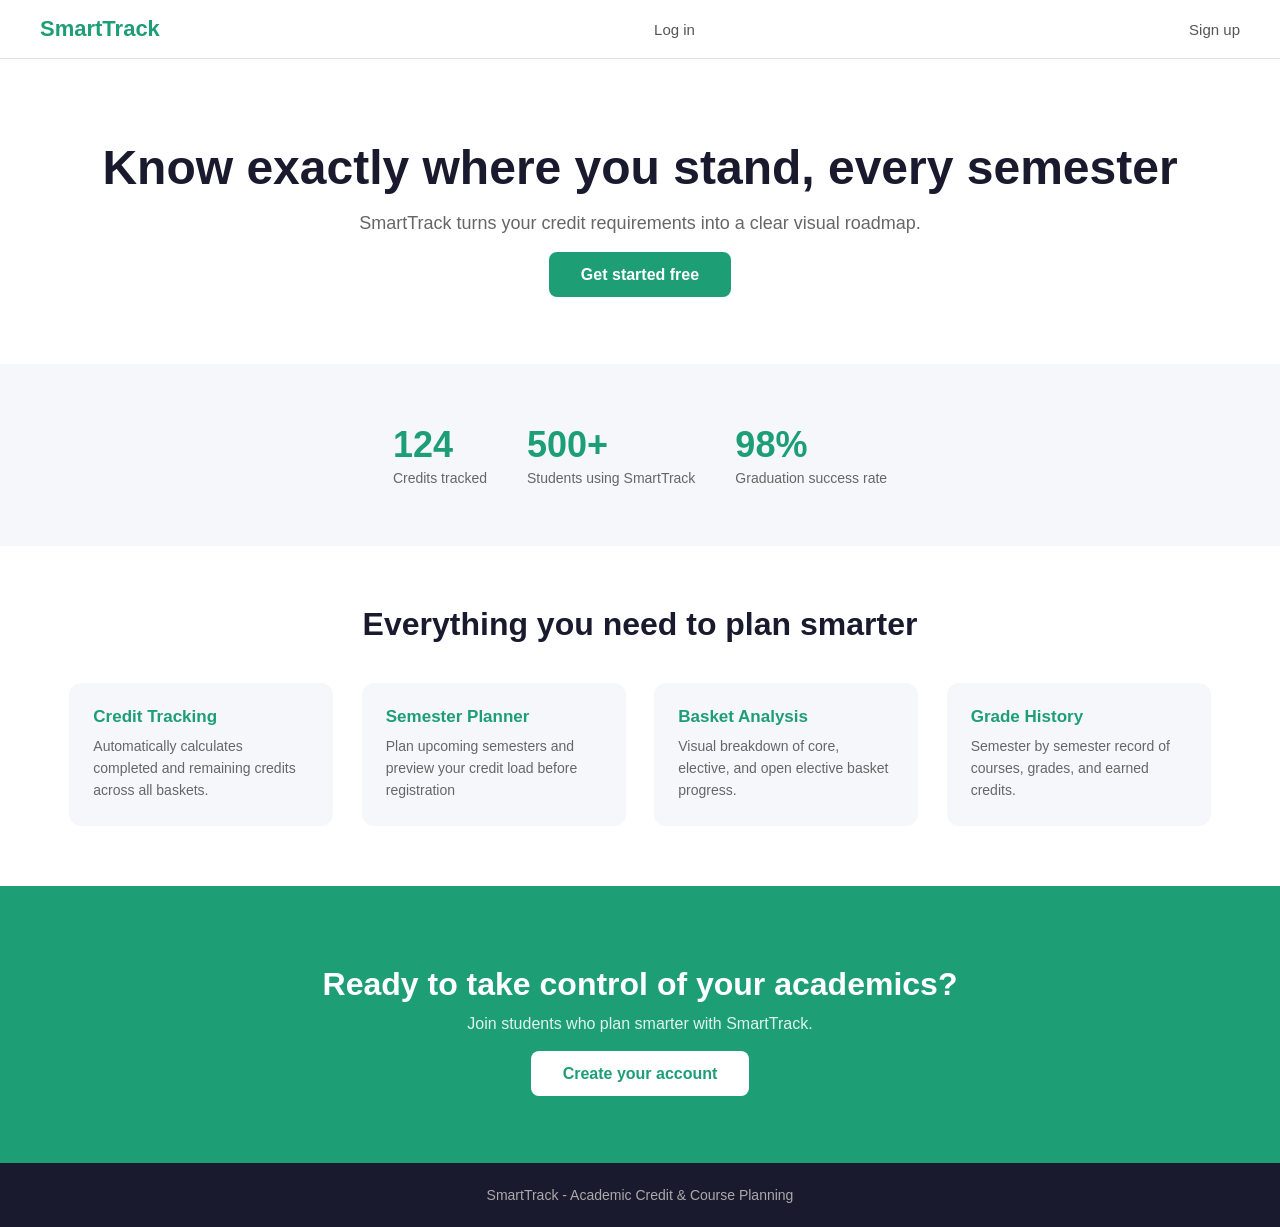
<file: index.html>
<!DOCTYPE html>
<html lang="en">
    <head>
        <meta charset="UTF-8">
        <meta name="viewport" content="width=device-width, initial-scale=1.0">
        <title>SmartTrack</title>
        <link rel="stylesheet" href="styles/main.css">
    </head>
    <body>
        <header>
            <nav>
                <span>SmartTrack</span>
                <a href="login.html">Log in</a>
                <a href="signup.html">Sign up</a>
            </nav>
        </header>
        <main>
         <section class="hero-section">
               <h1>Know exactly where you stand, every semester</h1>
               <p>SmartTrack turns your credit requirements into a clear visual roadmap.</p>
               <a href="login.html">Get started free</a>
         </section>
         <section class="landing-stats">
            <div>
                <h2>124</h2>
                <p>Credits tracked</p>
            </div>
            <div>
                <h2>500+</h2>
                <p>Students using SmartTrack</p>
            </div>
            <div>
                <h2>98%</h2>
                <p>Graduation success rate</p>
            </div>
         </section>

        <!-- Features Section-->
         <section class="features-section">
            <h2>Everything you need to plan smarter</h2>
            <div>
                <h3>Credit Tracking</h3>
                <p>Automatically calculates completed and remaining credits across all baskets.</p>  
            </div>
            <div>
                <h3>Semester Planner</h3>
                <p>Plan upcoming semesters and preview your credit load before registration</p>
            </div>
            <div>
                <h3>Basket Analysis</h3>
                <p>Visual breakdown of core, elective, and open elective basket progress.</p>
            </div>
            <div>
                <h3>Grade History</h3>
                <p>Semester by semester record of courses, grades, and earned credits.</p>
            </div>
         </section>
         <!-- CTA Section-->
         <section class="cta-section">
            <h2>Ready to take control of your academics?</h2>
            <p>Join students who plan smarter with SmartTrack.</p>
            <a href="login.html">Create your account</a>
         </section>
        </main>
        <footer>
            <p>SmartTrack - Academic Credit & Course Planning</p>
        </footer>
    </body>
</html>
</file>
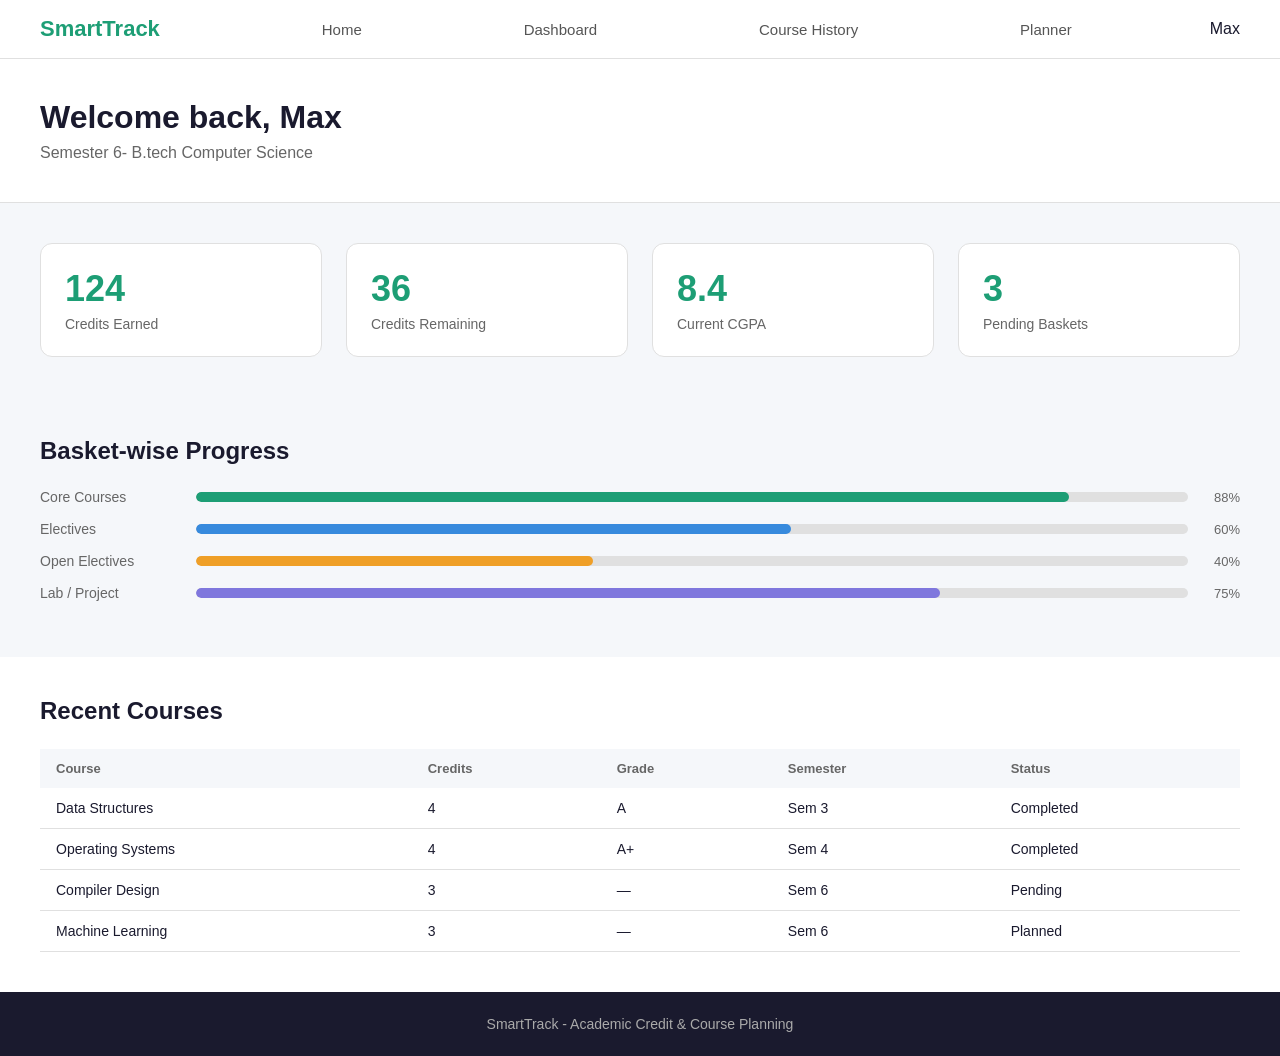
<file: dashboard.html>
<!DOCTYPE html>
<html lang="en">
    <head>
        <meta charset="UTF-8">
        <meta name="viewport" content="width=device-width, initial-scale=1.0">
        <title>SmartTrack - Dashboard</title>
        <link rel="stylesheet" href="styles/main.css">
    </head>
    <body>
        <header>
            <nav>
                <span>SmartTrack</span>
                <a href="index.html">Home</a>
                <a href="dashboard.html">Dashboard</a>
                <a href="#">Course History</a>
                <a href="#">Planner</a>
                <span>Max</span>
            </nav>
        </header>
        <main>
            <!-- Welcome-->
             <section class="dashboard-welcome">
                <h1>Welcome back, Max</h1>
                <p>Semester 6- B.tech Computer Science</p>
            </section>

                <!-- Stats Cards-->
             <section class="stats-section">
                <div class="stat-card">
                    <h2>124</h2>
                    <p>Credits Earned</p>
                </div>
                <div class="stat-card">
                    <h2>36</h2>
                    <p>Credits Remaining</p>
                </div>
                <div class="stat-card">
                    <h2>8.4</h2>
                    <p>Current CGPA</p>
                </div>
                <div class="stat-card">
                    <h2>3</h2>
                    <p>Pending Baskets</p>
                </div>
            </section>
            <!-- Basket Progress-->
             <section class="basket-section">
                <h2>Basket-wise Progress</h2>
                <div class="basket-item">
                    <span>Core Courses</span>
                    <div class="progress-track">
                        <div class="progress-fill" style="width: 88%; background-color: #1D9E75;"></div>
                    </div>
                    <span>88%</span>
                </div>
                <div class="basket-item">
                    <span>Electives</span>
                    <div class="progress-track">
                        <div class="progress-fill" style="width: 60%; background-color: #378ADD;"></div>
                    </div>
                    <span>60%</span>
                </div>
                <div class="basket-item">
                    <span>Open Electives</span>
                    <div class="progress-track">
                        <div class="progress-fill" style="width: 40%; background-color: #EF9F27;"></div>
                    </div>
                    <span>40%</span>
                </div>
                <div class="basket-item">
                    <span>Lab / Project</span>
                    <div class="progress-track">
                        <div class="progress-fill" style="width: 75%; background-color: #7F77DD;"></div>
                    </div>
                    <span>75%</span>
                </div>
             </section>
             <!-- Recent Courses-->
              <section class="recent-courses">
                <h2>Recent Courses</h2>
                <table>
                    <thead>
                        <tr>
                            <th>Course</th>
                            <th>Credits</th>
                            <th>Grade</th>
                            <th>Semester</th>
                            <th>Status</th>
                        </tr>
                    </thead>
                    <tbody>
                        <tr data-credits="4">
                            <td>Data Structures</td>
                            <td>4</td>
                            <td>A</td>
                            <td>Sem 3</td>
                            <td>Completed</td>
                        </tr>
                        <tr data-credits="4">
                            <td>Operating Systems</td>
                            <td>4</td>
                            <td>A+</td>
                            <td>Sem 4</td>
                            <td>Completed</td>
                        </tr>
                        <tr data-credits="3">
                            <td>Compiler Design</td>
                            <td>3</td>
                            <td>—</td>
                            <td>Sem 6</td>
                            <td>Pending</td>
                        </tr>
                        <tr data-credits="3">
                            <td>Machine Learning</td>
                            <td>3</td>
                            <td>—</td>
                            <td>Sem 6</td>
                            <td>Planned</td>
                        </tr>
                    </tbody>
                </table>
              </section>
        </main>
        <footer>
            <p>SmartTrack - Academic Credit & Course Planning</p>
        </footer>
        <script src="scripts/main.js"></script>
    </body>
</html>
</file>
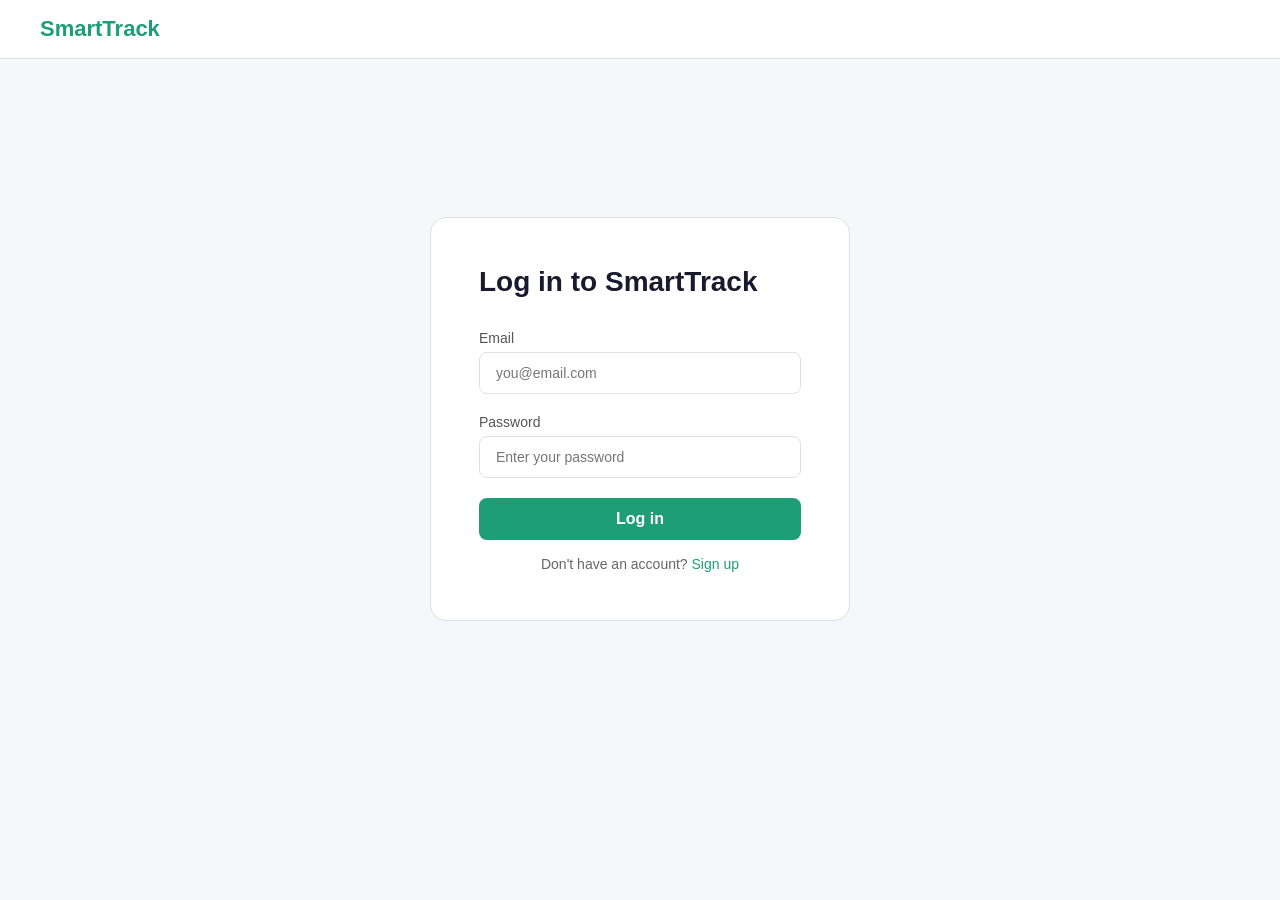
<file: login.html>
<!DOCTYPE html>
<html lang="en">
    <head>
        <meta charset="UTF-8">
        <meta name="viewport" content="width=device-width, initial-scale=1.0">
        <title>SmartTrack - Login</title>
        <link rel="stylesheet" href="styles/main.css">
    </head>
    <body>
        <header>
            <nav>
                <a href="index.html" class="logo">SmartTrack</a>
            </nav>
        </header>
        <main>
            <section class="login-section">
                <div class="login-card">
                    <h1>Log in to SmartTrack</h1>
                    <form>
                        <label>Email</label>
                        <input type="email" placeholder="you@email.com">
                        <label>Password</label>
                        <input type="password" placeholder="Enter your password">
                        <button type="submit">Log in</button>
                    </form>
                    <p>Don't have an account? <a href="#">Sign up</a></p>
                </div>
            </section>
        </main>
    <script src="scripts/main.js"></script>
    </body>
</html>
</file>
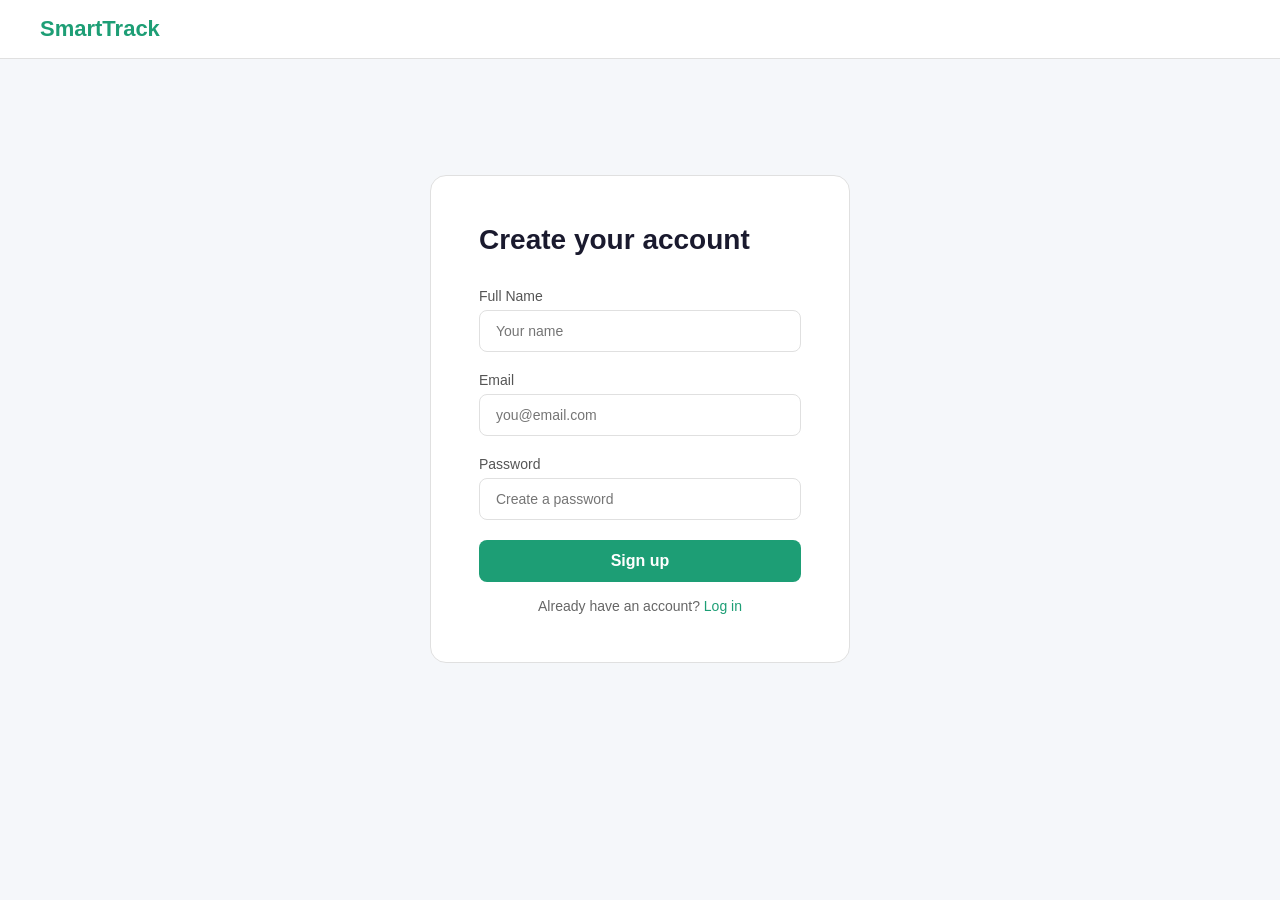
<file: signup.html>
<!DOCTYPE html>
<html lang="en">
    <head>
        <meta charset="UTF-8">
        <meta name="viewport" content="width=device-width, initial-scale=1.0">
        <title>SmartTrack - Sign Up</title>
        <link rel="stylesheet" href="styles/main.css">
    </head>
    <body>
        <header>
            <nav>
                <a href="index.html" class="logo">SmartTrack</a>
            </nav>
        </header>
        <main>
            <section class="login-section">
                <div class="login-card">
                    <h1>Create your account</h1>
                    <form>
                        <label>Full Name</label>
                        <input type="text" placeholder="Your name">
                        <label>Email</label>
                        <input type="email" placeholder="you@email.com">
                        <label>Password</label>
                        <input type="password" placeholder="Create a password">
                        <button type="submit">Sign up</button>
                    </form>
                    <p>Already have an account? <a href="login.html">Log in</a></p>
                </div>
            </section>
        </main>
        <script src="scripts/main.js"></script>
    </body>
</html>
</file>
<file: styles/main.css>
/* Reset & Base Styles */
* { 
    margin: 0;
    padding: 0;
    box-sizing: border-box;
}

body {
    font-family: 'Segoe UI', sans-serif;
    background-color: #f5f7fa;
    color: #1a1a2e;
}

a {
    text-decoration: none;
    color: inherit;
}

/* NavBar */
header {
    background-color: #ffffff;
    padding: 16px 40px;
    border-bottom: 1px solid #e0e0e0;
}

nav {
    display: flex;
    align-items: center;
    justify-content: space-between;
    max-width: 1200px;
    margin: 0 auto;
}

nav span:first-child {
    font-size: 22px;
    font-weight: 700;
    color: #1D9E75;
}

nav a.logo {
    font-size: 22px;
    font-weight: 700;
    color: #1D9E75;
    margin-left: 0;
}

nav a {
    font-size: 15px;
    color: #555555;
    margin-left: 24px;
}

nav a:hover {
    color: #1D9E75;
}

/* Hero Section */
.hero-section {
    text-align: center;
    padding: 80px 40px;
    background-color: #ffffff;
}

.hero-section h1 {
    font-size: 48px;
    font-weight: 700;
    color: #1a1a2e;
    margin-bottom: 16px;
    line-height: 1.2;
}

.hero-section p {
    font-size: 18px;
    color: #666666;
    margin-bottom: 32px;
}

.hero-section a {
    background-color: #1D9E75;
    color: #ffffff;
    padding: 14px 32px;
    border-radius: 8px;
    font-size: 16px;
    font-weight: 600;
}

.hero-section a:hover {
    background-color: #178a63;
}

.landing-stats {
    display: flex;
    justify-content: center;
    gap: 40px;
    padding: 60px 40px;
    background-color: #f5f7fa;
}

.landing-stats h2 {
    font-size: 36px;
    font-weight: 700;
    color: #1D9E75;
    margin-bottom: 4px;
}

.landing-stats p {
    font-size: 14px;
    color: #666666;
}

/* Features Section */
.features-section {
    padding: 60px 40px;
    background-color: #ffffff;
    text-align: center;
}

.features-section h2 {
    font-size: 32px;
    font-weight: 700;
    margin-bottom: 40px;
    color: #1a1a2e;
}

.features-section div {
    display: inline-block;
    width: 22%;
    margin: 0 1%;
    vertical-align: top;
    background-color: #f5f7fa;
    border-radius: 12px;
    padding: 24px;
    text-align: left;
}

.features-section h3 {
    font-size: 17px;
    font-weight: 600;
    color: #1D9E75;
    margin-bottom: 8px;
}

.features-section p {
    font-size: 14px;
    color: #666666;
    line-height: 1.6;
}

/* CTA Section */
.cta-section {
    padding: 80px 40px;
    background-color: #1D9E75;
    text-align: center;
}

.cta-section h2 {
    font-size: 32px;
    font-weight: 700;
    color: #ffffff;
    margin-bottom: 12px;
}

.cta-section p {
    font-size: 16px;
    color: #e0f5ee;
    margin-bottom: 32px;
}

.cta-section a {
    background-color: #ffffff;
    color: #1D9E75;
    padding: 14px 32px;
    border-radius: 8px;
    font-size: 16px;
    font-weight: 600;
}

.cta-section a:hover {
    background-color: #f0f0f0;
}

/* Footer */
footer {
    background-color: #1a1a2e;
    color: #aaaaaa;
    text-align: center;
    padding: 24px 40px;
    font-size: 14px;
}

/* Dashboard Welcome Section */
.dashboard-welcome {
    background-color: #ffffff;
    padding: 40px;
    border-bottom: 1px solid #e0e0e0;
}

.dashboard-welcome h1 {
    font-size: 32px;
    font-weight: 700;
    color: #1a1a2e;
    margin-bottom: 8px;
}

.dashboard-welcome p {
    font-size: 16px;
    color: #666666;
}

/* Stats Cards */
.stats-section {
    display: flex;
    gap: 24px;
    padding: 40px;
    background-color: #f5f7fa; 
}

.stat-card {
    flex: 1;
    background-color: #ffffff;
    border-radius: 12px;
    padding: 24px;
    border: 1px solid #e0e0e0;
}

.stat-card h2 {
    font-size: 36px;
    font-weight: 700;
    color: #1D9E75;
    margin-bottom: 6px;
}

.stat-card p {
    font-size: 14px;
    color: #666666;
}

.recent-courses {
    padding: 40px;
    background-color: #ffffff;
    color: #1a1a2e;
}

.recent-courses h2 {
    font-size: 24px;
    font-weight: 700;
    color: #1a1a2e;
    margin-bottom: 24px;
}

.recent-courses table {
    width: 100%;
    border-collapse: collapse;
}

.recent-courses th {
    text-align: left;
    padding: 12px 16px;
    background-color: #f5f7fa;
    color: #666666;
    font-size: 13px;
    font-weight: 600;
}

.recent-courses td {
    padding: 12px 16px;
    font-size: 14px;
    color: #1a1a2e;
    border-bottom: 1px solid #e0e0e0;
}

/* Basket Progress */
.basket-section {
    padding: 40px;
    background-color: #f5f7fa;
}

.basket-section h2 {
    font-size: 24px;
    font-weight: 700;
    color: #1a1a2e;
    margin-bottom: 24px;
}

.basket-item {
    display: flex;
    flex-direction: row;
    align-items: center;
    gap: 16px;
    margin-bottom: 16px;
    width: 100%;
}
 
.basket-item span:first-child {
    width: 140px;
    font-size: 14px;
    color: #666666;
    flex-shrink: 0;
}

.progress-track {
    flex: 1;
    height: 10px;
    background-color: #e0e0e0;
    border-radius: 100px;
    overflow: hidden;
}

.progress-fill {
    height: 100%;
    border-radius: 100px;
}

.basket-item span:last-child {
    width: 36px;
    font-size: 13px;
    color: #666666;
    text-align: right;
}

.login-section {
    display: flex;
    justify-content: center;
    align-items: center;
    min-height: 80vh;
}

.login-card {
    background-color: #ffffff;
    border-radius: 16px;
    padding: 48px;
    width: 100%;
    max-width: 420px;
    border: 1px solid #e0e0e0;
}

.login-card h1 {
    font-size: 28px;
    font-weight: 700;
    color: #1a1a2e;
    margin-bottom: 32px;
}

.login-card label {
    display: block;
    font-size: 14px;
    font-weight: 500;
    color: #555555;
    margin-bottom: 6px;
}

.login-card input {
    display: block;
    width: 100%;
    padding: 12px 16px;
    border: 1px solid #e0e0e0;
    border-radius: 8px;
    font-size: 14px;
    margin-bottom: 20px;
    outline: none;
}

.login-card input:focus {
    border-color: #1D9E75;
}

.login-card button {
    width: 100%;
    padding: 12px;
    background-color: #1D9E75;
    color: #ffffff;
    border: none;
    border-radius: 8px;
    font-size: 16px;
    font-weight: 600;
    cursor: pointer;
    margin-bottom: 16px;
}

.login-card button:hover {
    background-color: #178a63;
}

.login-card p {
    text-align: center;
    font-size: 14px;
    color: #666666;
}

.login-card a {
    color: #1D9E75;
    font-weight: 500;
}

/* ===== RESPONSIVE / MOBILE ===== */
@media (max-width: 768px) {

    /* Navbar */
    nav {
        flex-direction: column;
        gap: 12px;
        text-align: center;
    }

    /* Hero */
    .hero-section {
        padding: 48px 24px;
    }

    .hero-section h1 {
        font-size: 32px;
    }

    /* Landing Stats */
    .landing-stats {
        flex-direction: column;
        align-items: center;
        gap: 24px;
        padding: 40px 24px;
    }

    /* Features */
    .features-section div {
        width: 100%;
        margin: 0 0 16px 0;
    }

    /* Dashboard Stats */
    .stats-section {
        flex-direction: column;
        padding: 24px;
    }

    /* Basket Progress */
    .basket-section {
        padding: 24px;
    }

    /* Recent Courses */
    .recent-courses {
        padding: 24px;
        overflow-x: auto;
    }

    .recent-courses table {
    font-size: 12px;
    }

.recent-courses th,
.recent-courses td {
    padding: 8px 6px;
    }

    /* Login */
    .login-card {
        margin: 24px;
        padding: 32px 24px;
    }

}
</file>
